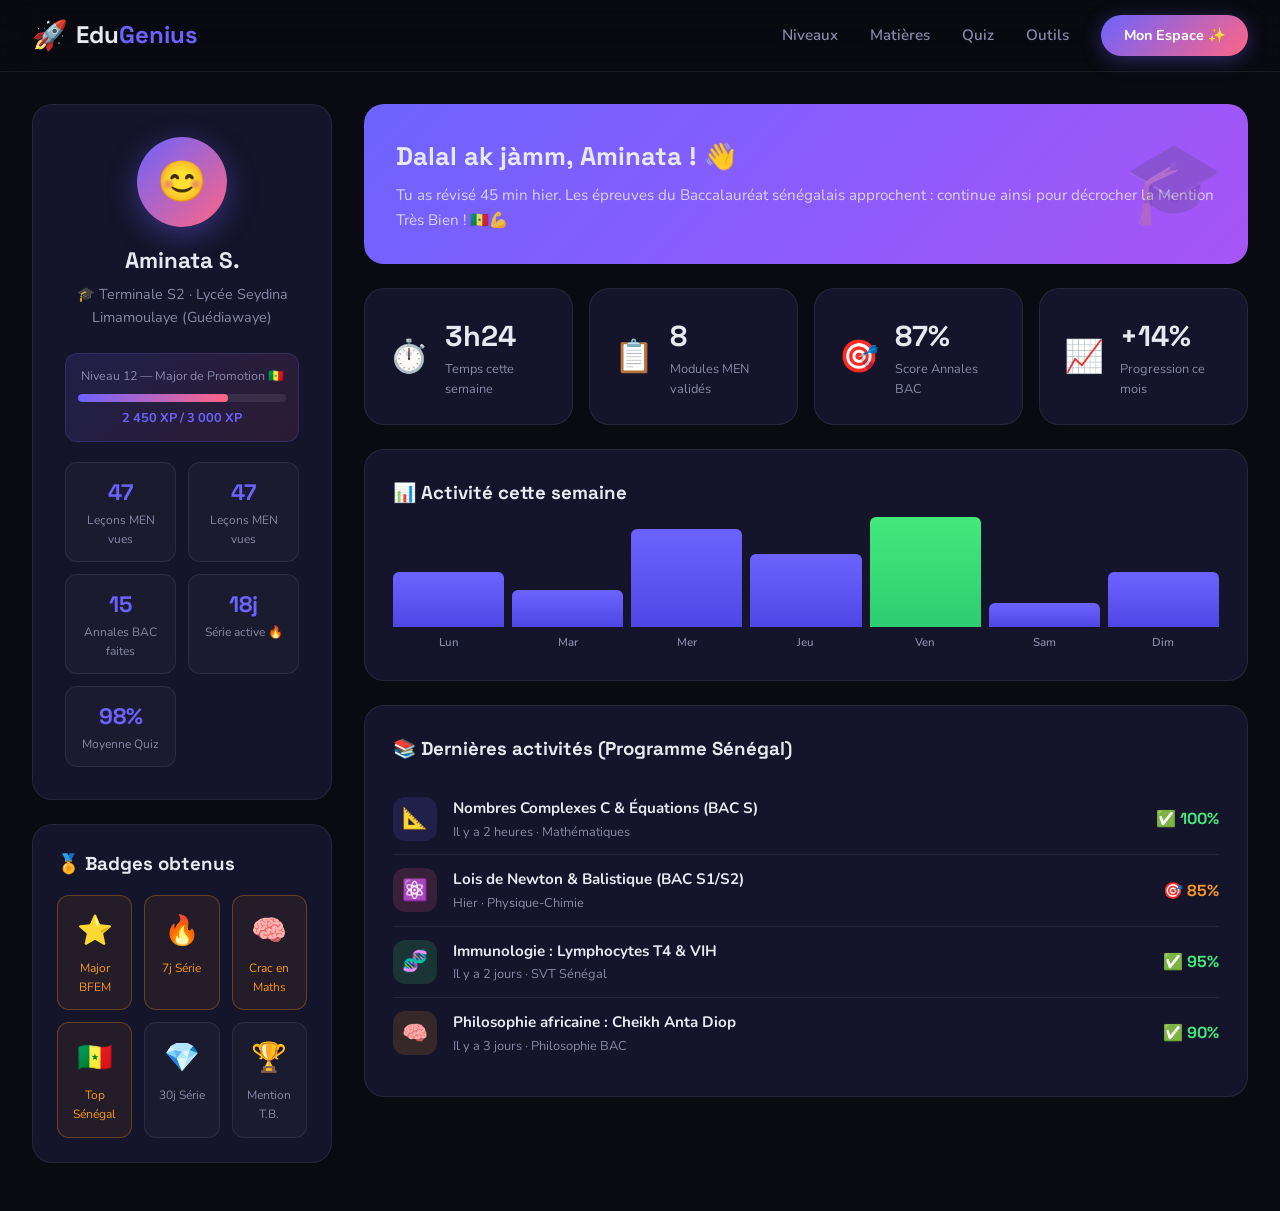
<file: dashboard.html>
<!DOCTYPE html>
<html lang="fr">
<head>
  <meta charset="UTF-8" />
  <meta name="viewport" content="width=device-width, initial-scale=1.0" />
  <title>Mon Espace — EduGenius</title>
  <link rel="icon" href="data:image/svg+xml,<svg xmlns='http://www.w3.org/2000/svg' viewBox='0 0 100 100'><text y='.9em' font-size='90'>✨</text></svg>" />
  <link rel="stylesheet" href="https://fonts.googleapis.com/css2?family=Nunito:wght@400;600;700;800;900&family=Space+Grotesk:wght@400;500;600;700&display=swap" />
  <link rel="stylesheet" href="styles.css" />
  <style>
    /* ── Dashboard Extra ── */
    .dash-layout {
      max-width: 1280px; margin: 0 auto;
      padding: calc(var(--nav-h) + 2rem) 2rem 3rem;
      display: grid;
      grid-template-columns: 300px 1fr;
      gap: 2rem;
    }

    /* Profile card */
    .profile-card {
      background: var(--surface);
      border: 1px solid var(--border);
      border-radius: var(--radius);
      padding: 2rem;
      text-align: center;
    }
    .avatar {
      width: 90px; height: 90px;
      background: linear-gradient(135deg, var(--primary), var(--secondary));
      border-radius: 50%;
      display: flex; align-items: center; justify-content: center;
      font-size: 2.5rem;
      margin: 0 auto 1rem;
      box-shadow: 0 8px 30px rgba(108,99,255,0.4);
    }
    .profile-name { font-family: var(--font2); font-size: 1.4rem; font-weight: 800; margin-bottom: 0.25rem; }
    .profile-class { color: var(--text-muted); font-size: 0.9rem; margin-bottom: 1.5rem; }
    .profile-level {
      background: linear-gradient(135deg, rgba(108,99,255,0.15), rgba(255,101,132,0.1));
      border: 1px solid rgba(108,99,255,0.2);
      border-radius: var(--radius-sm);
      padding: 0.75rem;
      margin-bottom: 1.25rem;
    }
    .level-label { font-size: 0.78rem; color: var(--text-muted); margin-bottom: 0.5rem; }
    .level-bar-wrap { height: 8px; background: rgba(255,255,255,0.08); border-radius: 4px; overflow: hidden; }
    .level-bar { height: 100%; background: linear-gradient(90deg, var(--primary), var(--secondary)); width: 72%; border-radius: 4px; }
    .level-xp { font-size: 0.8rem; color: var(--primary); font-weight: 700; margin-top: 0.4rem; }
    .profile-stats {
      display: grid; grid-template-columns: 1fr 1fr;
      gap: 0.75rem; text-align: center;
    }
    .pstat { background: rgba(255,255,255,0.03); border: 1px solid var(--border); border-radius: var(--radius-sm); padding: 0.75rem; }
    .pstat-num { font-family: var(--font2); font-size: 1.4rem; font-weight: 800; color: var(--primary); }
    .pstat-label { font-size: 0.75rem; color: var(--text-muted); }

    /* Badges */
    .badges-section {
      background: var(--surface);
      border: 1px solid var(--border);
      border-radius: var(--radius);
      padding: 1.5rem;
      margin-top: 1.5rem;
    }
    .badges-section h3 { font-family: var(--font2); font-weight: 700; margin-bottom: 1rem; }
    .badges-grid { display: grid; grid-template-columns: repeat(3, 1fr); gap: 0.75rem; }
    .badge-item {
      text-align: center; padding: 0.75rem 0.5rem;
      background: rgba(255,255,255,0.03);
      border: 1px solid var(--border);
      border-radius: var(--radius-sm);
      font-size: 0.75rem; color: var(--text-muted);
    }
    .badge-item .badge-icon { font-size: 1.8rem; display: block; margin-bottom: 0.3rem; }
    .badge-item.earned { border-color: rgba(247,151,30,0.3); background: rgba(247,151,30,0.07); color: var(--accent2); }

    /* Main dashboard */
    .dash-main { display: flex; flex-direction: column; gap: 1.5rem; }

    /* Welcome banner */
    .welcome-banner {
      background: linear-gradient(135deg, var(--primary), #a855f7);
      border-radius: var(--radius);
      padding: 2rem;
      position: relative;
      overflow: hidden;
    }
    .welcome-banner::after {
      content: '🎓';
      position: absolute;
      right: 1.5rem; top: 50%;
      transform: translateY(-50%);
      font-size: 5rem;
      opacity: 0.2;
    }
    .welcome-banner h2 { font-family: var(--font2); font-size: 1.6rem; font-weight: 800; margin-bottom: 0.4rem; }
    .welcome-banner p { opacity: 0.85; font-size: 0.95rem; }

    /* Stats row */
    .stats-row { display: grid; grid-template-columns: repeat(4, 1fr); gap: 1rem; }
    .scard {
      background: var(--surface);
      border: 1px solid var(--border);
      border-radius: var(--radius);
      padding: 1.5rem;
      display: flex; align-items: center; gap: 1rem;
    }
    .scard-icon { font-size: 2rem; }
    .scard-num { font-family: var(--font2); font-size: 1.8rem; font-weight: 800; }
    .scard-label { color: var(--text-muted); font-size: 0.8rem; }

    /* Activity chart */
    .chart-card {
      background: var(--surface);
      border: 1px solid var(--border);
      border-radius: var(--radius);
      padding: 1.75rem;
    }
    .chart-card h3 { font-family: var(--font2); font-weight: 700; margin-bottom: 1.5rem; }
    .chart-bars { display: flex; align-items: flex-end; gap: 0.5rem; height: 120px; }
    .chart-bar-wrap { flex: 1; display: flex; flex-direction: column; align-items: center; gap: 0.4rem; }
    .chart-bar {
      width: 100%; border-radius: 6px 6px 0 0;
      background: linear-gradient(180deg, var(--primary), var(--primary-dark));
      transition: height 1s ease;
      min-height: 4px;
    }
    .chart-bar.accent { background: linear-gradient(180deg, var(--accent), #2ecc71); }
    .chart-day { font-size: 0.72rem; color: var(--text-muted); font-weight: 600; }

    /* Recent lessons */
    .recent-card {
      background: var(--surface);
      border: 1px solid var(--border);
      border-radius: var(--radius);
      padding: 1.75rem;
    }
    .recent-card h3 { font-family: var(--font2); font-weight: 700; margin-bottom: 1.25rem; }
    .recent-item {
      display: flex; align-items: center; gap: 1rem;
      padding: 0.75rem 0;
      border-bottom: 1px solid var(--border);
    }
    .recent-item:last-child { border-bottom: none; }
    .recent-icon {
      width: 44px; height: 44px;
      border-radius: var(--radius-sm);
      display: flex; align-items: center; justify-content: center;
      font-size: 1.3rem;
      flex-shrink: 0;
    }
    .recent-info { flex: 1; }
    .recent-info h4 { font-weight: 700; font-size: 0.95rem; margin-bottom: 0.1rem; }
    .recent-info p { color: var(--text-muted); font-size: 0.8rem; }
    .recent-score { font-family: var(--font2); font-weight: 800; font-size: 1rem; }

    @media (max-width: 900px) {
      .dash-layout { grid-template-columns: 1fr; }
      .stats-row { grid-template-columns: repeat(2, 1fr); }
    }
    @media (max-width: 500px) {
      .stats-row { grid-template-columns: 1fr; }
    }
  </style>
</head>
<body>

<!-- Navbar -->
<nav class="navbar" id="navbar">
  <div class="nav-container">
    <a href="index.html" class="nav-logo">
      <span class="logo-icon">🚀</span>
      <span class="logo-text">Edu<span class="logo-accent">Genius</span></span>
    </a>
    <div class="nav-links">
      <a href="index.html#classes" class="nav-link">Niveaux</a>
      <a href="index.html#matieres" class="nav-link">Matières</a>
      <a href="index.html#quiz" class="nav-link">Quiz</a>
      <a href="index.html#outils" class="nav-link">Outils</a>
      <a href="dashboard.html" class="nav-btn">Mon Espace ✨</a>
    </div>
  </div>
</nav>

<div class="dash-layout">

  <!-- LEFT: Profile -->
  <aside>
    <div class="profile-card">
      <div class="avatar">😊</div>
      <div class="profile-name">Aminata S.</div>
      <div class="profile-class">🎓 Terminale S2 · Lycée Seydina Limamoulaye (Guédiawaye)</div>

      <div class="profile-level">
        <div class="level-label">Niveau 12 — Major de Promotion 🇸🇳</div>
        <div class="level-bar-wrap"><div class="level-bar"></div></div>
        <div class="level-xp">2 450 XP / 3 000 XP</div>
      </div>

      <div class="profile-stats">
        <div class="pstat"><div class="pstat-num">47</div><div class="pstat-label">Leçons MEN vues</div></div>
        <div class="pstat"><div class="pstat-num" id="statCompletedLessons">47</div><div class="pstat-label">Leçons MEN vues</div></div>
        <div class="pstat"><div class="pstat-num">15</div><div class="pstat-label">Annales BAC faites</div></div>
        <div class="pstat"><div class="pstat-num">18j</div><div class="pstat-label">Série active 🔥</div></div>
        <div class="pstat"><div class="pstat-num">98%</div><div class="pstat-label">Moyenne Quiz</div></div>
      </div>
    </div>

    <div class="badges-section">
      <h3>🏅 Badges obtenus</h3>
      <div class="badges-grid">
        <div class="badge-item earned"><span class="badge-icon">⭐</span>Major BFEM</div>
        <div class="badge-item earned"><span class="badge-icon">🔥</span>7j Série</div>
        <div class="badge-item earned"><span class="badge-icon">🧠</span>Crac en Maths</div>
        <div class="badge-item earned"><span class="badge-icon">🇸🇳</span>Top Sénégal</div>
        <div class="badge-item"><span class="badge-icon">💎</span>30j Série</div>
        <div class="badge-item"><span class="badge-icon">🏆</span>Mention T.B.</div>
      </div>
    </div>
  </aside>

  <!-- RIGHT: Dashboard -->
  <main class="dash-main">
    <div class="welcome-banner">
      <h2>Dalal ak jàmm, Aminata ! 👋</h2>
      <p>Tu as révisé 45 min hier. Les épreuves du Baccalauréat sénégalais approchent : continue ainsi pour décrocher la Mention Très Bien ! 🇸🇳💪</p>
    </div>

    <div class="stats-row">
      <div class="scard">
        <div class="scard-icon">⏱️</div>
        <div><div class="scard-num">3h24</div><div class="scard-label">Temps cette semaine</div></div>
      </div>
      <div class="scard">
        <div class="scard-icon">📋</div>
        <div><div class="scard-num">8</div><div class="scard-label">Modules MEN validés</div></div>
      </div>
      <div class="scard">
        <div class="scard-icon">🎯</div>
        <div><div class="scard-num">87%</div><div class="scard-label">Score Annales BAC</div></div>
      </div>
      <div class="scard">
        <div class="scard-icon">📈</div>
        <div><div class="scard-num">+14%</div><div class="scard-label">Progression ce mois</div></div>
      </div>
    </div>

    <div class="chart-card">
      <h3>📊 Activité cette semaine</h3>
      <div class="chart-bars" id="chartBars">
        <!-- generated by JS -->
      </div>
    </div>

    <div class="recent-card">
      <h3>📚 Dernières activités (Programme Sénégal)</h3>
      <div class="recent-item">
        <div class="recent-icon" style="background:rgba(108,99,255,0.15)">📐</div>
        <div class="recent-info"><h4>Nombres Complexes C & Équations (BAC S)</h4><p>Il y a 2 heures · Mathématiques</p></div>
        <div class="recent-score" style="color:var(--accent)">✅ 100%</div>
      </div>
      <div class="recent-item">
        <div class="recent-icon" style="background:rgba(255,101,132,0.15)">⚛️</div>
        <div class="recent-info"><h4>Lois de Newton & Balistique (BAC S1/S2)</h4><p>Hier · Physique-Chimie</p></div>
        <div class="recent-score" style="color:var(--accent2)">🎯 85%</div>
      </div>
      <div class="recent-item">
        <div class="recent-icon" style="background:rgba(67,233,123,0.15)">🧬</div>
        <div class="recent-info"><h4>Immunologie : Lymphocytes T4 & VIH</h4><p>Il y a 2 jours · SVT Sénégal</p></div>
        <div class="recent-score" style="color:var(--accent)">✅ 95%</div>
      </div>
      <div class="recent-item">
        <div class="recent-icon" style="background:rgba(247,151,30,0.15)">🧠</div>
        <div class="recent-info"><h4>Philosophie africaine : Cheikh Anta Diop</h4><p>Il y a 3 jours · Philosophie BAC</p></div>
        <div class="recent-score" style="color:var(--accent)">✅ 90%</div>
      </div>
    </div>
  </main>
</div>

<script>
  const navbar = document.getElementById('navbar');
  window.addEventListener('scroll', () => navbar.classList.toggle('scrolled', window.scrollY > 50));

  // Chart
  const days = ['Lun','Mar','Mer','Jeu','Ven','Sam','Dim'];
  const data  = [45, 30, 80, 60, 90, 20, 45];
  const chartContainer = document.getElementById('chartBars');
  const max = Math.max(...data);

  days.forEach((day, i) => {
    const wrap = document.createElement('div');
    wrap.className = 'chart-bar-wrap';
    const bar = document.createElement('div');
    bar.className = 'chart-bar' + (i === 4 ? ' accent' : '');
    bar.style.height = '0px';
    const label = document.createElement('div');
    label.className = 'chart-day';
    label.textContent = day;
    wrap.appendChild(bar);
    wrap.appendChild(label);
    chartContainer.appendChild(wrap);

    setTimeout(() => {
      bar.style.height = (data[i] / max * 110) + 'px';
    }, i * 80 + 400);
  });
</script>
</body>
</html>
</file>
<file: styles.css>
/* ═══════════════════════════════════════════════════════
   EduGenius — Styles CSS (Ultra Premium)
   ═══════════════════════════════════════════════════════ */

:root {
  --primary: #6c63ff;
  --primary-dark: #4f46e5;
  --secondary: #ff6584;
  --accent: #43e97b;
  --accent2: #f7971e;
  --bg: #0a0a12;
  --bg2: #0f0f1e;
  --surface: #14142a;
  --surface2: #1c1c38;
  --text: #e8e8f0;
  --text-muted: #8888aa;
  --border: rgba(255,255,255,0.08);
  --radius: 1.25rem;
  --radius-sm: 0.75rem;
  --shadow: 0 8px 32px rgba(108,99,255,0.15);
  --shadow-lg: 0 20px 60px rgba(0,0,0,0.5);
  --font: 'Nunito', sans-serif;
  --font2: 'Space Grotesk', sans-serif;
  --nav-h: 72px;
  --transition: 0.3s cubic-bezier(0.34, 1.56, 0.64, 1);
}

/* ── Reset ── */
*, *::before, *::after { box-sizing: border-box; margin: 0; padding: 0; }
html { scroll-behavior: smooth; }
body {
  font-family: var(--font);
  background: var(--bg);
  color: var(--text);
  overflow-x: hidden;
  line-height: 1.6;
}
a { text-decoration: none; color: inherit; }
img { max-width: 100%; }

/* ── Scrollbar ── */
::-webkit-scrollbar { width: 6px; }
::-webkit-scrollbar-track { background: var(--bg); }
::-webkit-scrollbar-thumb { background: var(--primary); border-radius: 3px; }

/* ── Cursor Glow ── */
.cursor-glow {
  position: fixed;
  width: 300px; height: 300px;
  background: radial-gradient(circle, rgba(108,99,255,0.12) 0%, transparent 70%);
  border-radius: 50%;
  pointer-events: none;
  transform: translate(-50%, -50%);
  z-index: 0;
  transition: transform 0.1s;
}

/* ── Particles ── */
.particles {
  position: fixed;
  inset: 0;
  pointer-events: none;
  z-index: 0;
  overflow: hidden;
}
.particle {
  position: absolute;
  border-radius: 50%;
  opacity: 0.4;
  animation: float linear infinite;
}
@keyframes float {
  0% { transform: translateY(100vh) rotate(0deg); opacity: 0; }
  10% { opacity: 0.4; }
  90% { opacity: 0.4; }
  100% { transform: translateY(-100px) rotate(720deg); opacity: 0; }
}

/* ══════════════════ NAVBAR ══════════════════ */
.navbar {
  position: fixed;
  top: 0; left: 0; right: 0;
  height: var(--nav-h);
  z-index: 1000;
  background: rgba(10,10,18,0.7);
  backdrop-filter: blur(20px);
  border-bottom: 1px solid var(--border);
  transition: background 0.3s;
}
.navbar.scrolled { background: rgba(10,10,18,0.95); }
.nav-container {
  max-width: 1280px;
  margin: 0 auto;
  padding: 0 2rem;
  height: 100%;
  display: flex;
  align-items: center;
  justify-content: space-between;
}
.nav-logo {
  display: flex;
  align-items: center;
  gap: 0.5rem;
  font-family: var(--font2);
  font-size: 1.5rem;
  font-weight: 700;
}
.logo-icon { font-size: 1.8rem; }
.logo-text { color: var(--text); }
.logo-accent { color: var(--primary); }
.nav-links {
  display: flex;
  align-items: center;
  gap: 2rem;
}
.nav-link {
  font-weight: 600;
  font-size: 0.95rem;
  color: var(--text-muted);
  transition: color 0.2s;
  position: relative;
}
.nav-link::after {
  content: '';
  position: absolute;
  bottom: -4px;
  left: 0; width: 0; height: 2px;
  background: var(--primary);
  border-radius: 1px;
  transition: width 0.3s;
}
.nav-link:hover { color: var(--text); }
.nav-link:hover::after { width: 100%; }
.nav-btn {
  background: linear-gradient(135deg, var(--primary), var(--secondary));
  color: #fff;
  padding: 0.55rem 1.4rem;
  border-radius: 2rem;
  font-weight: 700;
  font-size: 0.9rem;
  transition: transform 0.2s, box-shadow 0.2s;
  box-shadow: 0 4px 20px rgba(108,99,255,0.35);
}
.nav-btn:hover { transform: translateY(-2px); box-shadow: 0 8px 30px rgba(108,99,255,0.5); }
.hamburger {
  display: none;
  flex-direction: column;
  gap: 5px;
  background: none;
  border: none;
  cursor: pointer;
  padding: 0.5rem;
}
.hamburger span {
  display: block;
  width: 24px; height: 2px;
  background: var(--text);
  border-radius: 1px;
  transition: 0.3s;
}

/* ══════════════════ HERO ══════════════════ */
.hero {
  min-height: 100vh;
  padding-top: calc(var(--nav-h) + 4rem);
  padding-bottom: 5rem;
  padding-left: 2rem;
  padding-right: 2rem;
  display: flex;
  align-items: center;
  justify-content: center;
  position: relative;
  overflow: hidden;
  max-width: 1280px;
  margin: 0 auto;
  gap: 3rem;
}
.hero-bg-shapes { position: absolute; inset: 0; pointer-events: none; z-index: 0; }
.shape {
  position: absolute;
  border-radius: 50%;
  filter: blur(80px);
  opacity: 0.15;
}
.shape1 { width: 500px; height: 500px; background: var(--primary); top: -100px; left: -100px; animation: pulseShape 8s ease-in-out infinite; }
.shape2 { width: 400px; height: 400px; background: var(--secondary); bottom: -100px; right: 100px; animation: pulseShape 10s ease-in-out infinite reverse; }
.shape3 { width: 300px; height: 300px; background: var(--accent); top: 50%; left: 40%; animation: pulseShape 12s ease-in-out infinite; }
@keyframes pulseShape { 0%,100% { transform: scale(1); } 50% { transform: scale(1.2); } }

.hero-content { position: relative; z-index: 1; max-width: 620px; }
.hero-badge {
  display: inline-flex;
  align-items: center;
  gap: 0.5rem;
  background: rgba(108,99,255,0.12);
  border: 1px solid rgba(108,99,255,0.3);
  color: #a78bfa;
  padding: 0.5rem 1.2rem;
  border-radius: 2rem;
  font-size: 0.88rem;
  font-weight: 600;
  margin-bottom: 1.5rem;
  animation: fadeUp 0.6s ease forwards;
}
.badge-dot {
  width: 8px; height: 8px;
  background: #43e97b;
  border-radius: 50%;
  box-shadow: 0 0 8px #43e97b;
  animation: blink 1.5s infinite;
}
@keyframes blink { 0%,100% { opacity: 1; } 50% { opacity: 0.3; } }

.hero-title {
  font-family: var(--font2);
  font-size: clamp(2.5rem, 6vw, 4.5rem);
  font-weight: 800;
  line-height: 1.1;
  margin-bottom: 1.5rem;
  animation: fadeUp 0.6s 0.1s ease both;
}
.gradient-text {
  background: linear-gradient(135deg, var(--primary), #a78bfa);
  -webkit-background-clip: text;
  -webkit-text-fill-color: transparent;
  background-clip: text;
}
.gradient-text-2 {
  background: linear-gradient(135deg, var(--secondary), var(--accent2));
  -webkit-background-clip: text;
  -webkit-text-fill-color: transparent;
  background-clip: text;
}

.hero-desc {
  font-size: 1.15rem;
  color: var(--text-muted);
  margin-bottom: 2.5rem;
  max-width: 520px;
  animation: fadeUp 0.6s 0.2s ease both;
}
.hero-actions {
  display: flex;
  gap: 1rem;
  flex-wrap: wrap;
  margin-bottom: 3rem;
  animation: fadeUp 0.6s 0.3s ease both;
}

/* Buttons */
.btn {
  display: inline-flex;
  align-items: center;
  gap: 0.5rem;
  padding: 0.9rem 2rem;
  border-radius: 3rem;
  font-weight: 700;
  font-size: 1rem;
  cursor: pointer;
  border: none;
  transition: var(--transition);
  font-family: var(--font);
}
.btn-primary {
  background: linear-gradient(135deg, var(--primary), var(--primary-dark));
  color: #fff;
  box-shadow: 0 6px 30px rgba(108,99,255,0.4);
}
.btn-primary:hover { transform: translateY(-3px) scale(1.02); box-shadow: 0 12px 40px rgba(108,99,255,0.55); }
.btn-ghost {
  background: rgba(255,255,255,0.06);
  color: var(--text);
  border: 1px solid var(--border);
}
.btn-ghost:hover { background: rgba(255,255,255,0.1); transform: translateY(-2px); }

.hero-stats {
  display: flex;
  align-items: center;
  gap: 2rem;
  animation: fadeUp 0.6s 0.4s ease both;
}
.stat { display: flex; flex-direction: column; }
.stat-num { font-family: var(--font2); font-size: 2rem; font-weight: 800; color: var(--primary); }
.stat-label { font-size: 0.8rem; color: var(--text-muted); }
.stat-divider { width: 1px; height: 40px; background: var(--border); }

/* Hero Visual */
.hero-visual {
  position: relative;
  width: 420px;
  height: 420px;
  flex-shrink: 0;
  z-index: 1;
  animation: fadeUp 0.6s 0.2s ease both;
}
.hero-planet {
  position: absolute;
  top: 50%; left: 50%;
  transform: translate(-50%, -50%);
  width: 180px; height: 180px;
}
.planet-core {
  width: 180px; height: 180px;
  border-radius: 50%;
  background: radial-gradient(circle at 35% 35%, #8b7bff, #4f46e5);
  display: flex;
  align-items: center;
  justify-content: center;
  font-size: 5rem;
  box-shadow: 0 0 60px rgba(108,99,255,0.5), inset 0 0 40px rgba(255,255,255,0.1);
  animation: rotatePlanet 20s linear infinite;
}
.planet-ring {
  position: absolute;
  top: 50%; left: 50%;
  transform: translate(-50%, -50%) rotateX(70deg);
  width: 240px; height: 240px;
  border-radius: 50%;
  border: 12px solid rgba(108,99,255,0.25);
  box-shadow: 0 0 30px rgba(108,99,255,0.2);
  animation: rotatePlanet 20s linear infinite;
}
@keyframes rotatePlanet { 0% { transform: translate(-50%,-50%) rotateX(70deg) rotate(0); } 100% { transform: translate(-50%,-50%) rotateX(70deg) rotate(360deg); } }

.floating-card {
  position: absolute;
  background: rgba(20,20,42,0.85);
  border: 1px solid rgba(108,99,255,0.2);
  backdrop-filter: blur(12px);
  padding: 0.6rem 1.1rem;
  border-radius: var(--radius-sm);
  font-weight: 700;
  font-size: 0.85rem;
  white-space: nowrap;
  box-shadow: var(--shadow);
  animation: floatCard 6s ease-in-out infinite;
}
.card-1 { top: 5%; left: 0; animation-delay: 0s; }
.card-2 { top: 20%; right: 0; animation-delay: 1s; }
.card-3 { bottom: 30%; left: -10%; animation-delay: 2s; }
.card-4 { bottom: 10%; right: 5%; animation-delay: 3s; }
.card-5 { top: 50%; left: 5%; animation-delay: 1.5s; }
@keyframes floatCard { 0%,100% { transform: translateY(0); } 50% { transform: translateY(-12px); } }

/* ══════════════════ SECTIONS ══════════════════ */
.section { padding: 6rem 2rem; position: relative; }
.section-dark { background: var(--bg2); }
.container { max-width: 1280px; margin: 0 auto; }
.section-header { text-align: center; margin-bottom: 3.5rem; }
.section-tag {
  display: inline-block;
  background: rgba(108,99,255,0.1);
  border: 1px solid rgba(108,99,255,0.25);
  color: #a78bfa;
  padding: 0.35rem 1rem;
  border-radius: 2rem;
  font-size: 0.85rem;
  font-weight: 700;
  margin-bottom: 1rem;
}
.section-title { font-family: var(--font2); font-size: clamp(1.8rem,4vw,2.8rem); font-weight: 800; margin-bottom: 0.75rem; }
.section-desc { color: var(--text-muted); font-size: 1.05rem; max-width: 600px; margin: 0 auto; }

/* ══════════════════ CLASSES ══════════════════ */
.school-tabs {
  display: flex;
  justify-content: center;
  gap: 1rem;
  margin-bottom: 2.5rem;
}
.school-tab {
  padding: 0.7rem 2rem;
  border-radius: 2rem;
  border: 2px solid var(--border);
  background: transparent;
  color: var(--text-muted);
  font-family: var(--font);
  font-weight: 700;
  font-size: 1rem;
  cursor: pointer;
  transition: all 0.3s;
}
.school-tab.active {
  background: linear-gradient(135deg, var(--primary), var(--primary-dark));
  border-color: var(--primary);
  color: #fff;
  box-shadow: 0 4px 20px rgba(108,99,255,0.4);
}
.school-tab:hover:not(.active) { border-color: var(--primary); color: var(--text); }

.classes-grid {
  display: grid;
  grid-template-columns: repeat(auto-fill, minmax(240px, 1fr));
  gap: 1.5rem;
}
.class-card {
  background: var(--surface);
  border: 1px solid var(--border);
  border-radius: var(--radius);
  padding: 2rem 1.5rem;
  cursor: pointer;
  position: relative;
  overflow: hidden;
  transition: all 0.3s;
}
.class-card::before {
  content: '';
  position: absolute;
  top: 0; left: 0; right: 0;
  height: 3px;
  background: linear-gradient(90deg, var(--primary), var(--secondary));
  opacity: 0;
  transition: opacity 0.3s;
}
.class-card:hover { transform: translateY(-6px); border-color: rgba(108,99,255,0.35); box-shadow: var(--shadow); }
.class-card:hover::before { opacity: 1; }
.class-card.hidden { display: none; }
.class-badge {
  display: inline-block;
  background: rgba(108,99,255,0.15);
  color: var(--primary);
  padding: 0.3rem 0.8rem;
  border-radius: 2rem;
  font-size: 0.8rem;
  font-weight: 800;
  margin-bottom: 1rem;
}
.lycee-badge { background: rgba(255,101,132,0.15); color: var(--secondary); }
.lycee-badge.terminal { background: rgba(247,151,30,0.15); color: var(--accent2); }
.class-emoji { font-size: 2.5rem; margin-bottom: 0.75rem; }
.class-card h3 { font-family: var(--font2); font-size: 1.3rem; font-weight: 700; margin-bottom: 0.5rem; }
.class-card p { color: var(--text-muted); font-size: 0.9rem; margin-bottom: 1rem; }
.class-subjects { display: flex; flex-wrap: wrap; gap: 0.4rem; }
.class-subjects span {
  background: rgba(255,255,255,0.05);
  padding: 0.2rem 0.6rem;
  border-radius: 2rem;
  font-size: 0.75rem;
  color: var(--text-muted);
}
.class-arrow {
  position: absolute;
  bottom: 1.2rem; right: 1.5rem;
  font-size: 1.2rem;
  color: var(--primary);
  opacity: 0;
  transition: all 0.3s;
  transform: translateX(-5px);
}
.class-card:hover .class-arrow { opacity: 1; transform: translateX(0); }

/* ══════════════════ MATIERES ══════════════════ */
.matieres-grid {
  display: grid;
  grid-template-columns: repeat(auto-fill, minmax(260px, 1fr));
  gap: 1.5rem;
}
.matiere-card {
  background: var(--surface);
  border: 1px solid var(--border);
  border-radius: var(--radius);
  padding: 2rem;
  cursor: pointer;
  position: relative;
  overflow: hidden;
  transition: all 0.3s;
}
.matiere-card::after {
  content: '';
  position: absolute;
  inset: 0;
  background: radial-gradient(circle at 20% 50%, color-mix(in srgb, var(--accent) 12%, transparent), transparent 70%);
  opacity: 0;
  transition: opacity 0.4s;
}
.matiere-card:hover { transform: translateY(-5px); border-color: color-mix(in srgb, var(--accent) 40%, transparent); box-shadow: 0 12px 40px color-mix(in srgb, var(--accent) 15%, transparent); }
.matiere-card:hover::after { opacity: 1; }
.matiere-icon { font-size: 2.5rem; margin-bottom: 1rem; position: relative; z-index: 1; }
.matiere-card h3 { font-family: var(--font2); font-size: 1.2rem; font-weight: 700; margin-bottom: 0.5rem; position: relative; z-index: 1; }
.matiere-card p { color: var(--text-muted); font-size: 0.88rem; position: relative; z-index: 1; }
.matiere-tag {
  display: inline-block;
  margin-top: 1rem;
  background: color-mix(in srgb, var(--accent) 15%, transparent);
  color: var(--accent);
  padding: 0.25rem 0.75rem;
  border-radius: 2rem;
  font-size: 0.78rem;
  font-weight: 700;
  position: relative;
  z-index: 1;
}

/* ══════════════════ QUIZ ══════════════════ */
.quiz-wrapper {
  display: grid;
  grid-template-columns: 1fr 300px;
  gap: 2rem;
  align-items: start;
}
.quiz-box {
  background: var(--surface);
  border: 1px solid var(--border);
  border-radius: var(--radius);
  overflow: hidden;
}
.quiz-header {
  background: linear-gradient(135deg, var(--primary), var(--primary-dark));
  padding: 1.25rem 1.5rem;
  display: flex;
  align-items: center;
  justify-content: space-between;
  gap: 1rem;
}
.quiz-progress-wrap {
  flex: 1;
  height: 6px;
  background: rgba(255,255,255,0.2);
  border-radius: 3px;
  overflow: hidden;
}
.quiz-progress-bar {
  height: 100%;
  background: #fff;
  border-radius: 3px;
  transition: width 0.5s ease;
  width: 0%;
}
.quiz-counter { font-weight: 700; font-size: 0.85rem; white-space: nowrap; }
.quiz-timer {
  background: rgba(255,255,255,0.15);
  padding: 0.3rem 0.8rem;
  border-radius: 2rem;
  font-weight: 800;
  font-size: 0.85rem;
  white-space: nowrap;
}
.quiz-timer.urgent { background: rgba(255,80,80,0.4); animation: pulse 0.5s infinite; }
@keyframes pulse { 0%,100% { opacity: 1; } 50% { opacity: 0.6; } }

.quiz-score-display {
  text-align: right;
  padding: 0.5rem 1.5rem;
  font-weight: 700;
  font-size: 0.85rem;
  color: var(--accent);
  background: rgba(67,233,123,0.05);
  border-bottom: 1px solid var(--border);
}
.quiz-body { padding: 2rem; }
.quiz-subject-tag {
  display: inline-block;
  background: rgba(108,99,255,0.1);
  color: var(--primary);
  padding: 0.3rem 0.9rem;
  border-radius: 2rem;
  font-size: 0.82rem;
  font-weight: 700;
  margin-bottom: 1rem;
}
.quiz-question {
  font-family: var(--font2);
  font-size: 1.3rem;
  font-weight: 700;
  margin-bottom: 1.5rem;
  line-height: 1.4;
}
.quiz-options { display: flex; flex-direction: column; gap: 0.75rem; }
.quiz-option {
  padding: 1rem 1.25rem;
  background: rgba(255,255,255,0.03);
  border: 2px solid var(--border);
  border-radius: var(--radius-sm);
  cursor: pointer;
  font-family: var(--font);
  font-size: 1rem;
  font-weight: 600;
  color: var(--text);
  text-align: left;
  transition: all 0.2s;
  position: relative;
  overflow: hidden;
}
.quiz-option::before {
  content: '';
  position: absolute;
  left: 0; top: 0; bottom: 0;
  width: 4px;
  background: var(--primary);
  opacity: 0;
  transition: opacity 0.2s;
}
.quiz-option:hover:not(:disabled) { border-color: rgba(108,99,255,0.4); background: rgba(108,99,255,0.07); transform: translateX(4px); }
.quiz-option:hover:not(:disabled)::before { opacity: 1; }
.quiz-option.correct { border-color: #43e97b; background: rgba(67,233,123,0.1); color: #43e97b; }
.quiz-option.correct::before { background: #43e97b; opacity: 1; }
.quiz-option.wrong { border-color: #ff6584; background: rgba(255,101,132,0.1); color: #ff6584; }
.quiz-option.wrong::before { background: #ff6584; opacity: 1; }
.quiz-result {
  padding: 3rem;
  text-align: center;
}
.quiz-result.hidden { display: none; }
.result-emoji { font-size: 5rem; margin-bottom: 1rem; animation: bounce 0.6s ease; }
@keyframes bounce { 0%,100% { transform: scale(1); } 50% { transform: scale(1.2); } }
.quiz-result h3 { font-family: var(--font2); font-size: 2rem; font-weight: 800; margin-bottom: 0.5rem; }
.quiz-result p { color: var(--text-muted); margin-bottom: 2rem; font-size: 1.1rem; }

.quiz-leaderboard {
  background: var(--surface);
  border: 1px solid var(--border);
  border-radius: var(--radius);
  padding: 1.5rem;
}
.quiz-leaderboard h3 { font-family: var(--font2); font-size: 1.1rem; font-weight: 700; margin-bottom: 1.25rem; }
.leaderboard-list { display: flex; flex-direction: column; gap: 0.75rem; }
.leader-item {
  display: flex;
  align-items: center;
  gap: 0.75rem;
  padding: 0.75rem;
  border-radius: var(--radius-sm);
  background: rgba(255,255,255,0.03);
  font-size: 0.9rem;
}
.leader-item.gold { background: rgba(255,200,0,0.08); border: 1px solid rgba(255,200,0,0.2); }
.leader-item.silver { background: rgba(180,180,200,0.08); border: 1px solid rgba(180,180,200,0.2); }
.leader-item.bronze { background: rgba(205,127,50,0.08); border: 1px solid rgba(205,127,50,0.2); }
.leader-rank { font-size: 1.1rem; }
.leader-name { flex: 1; font-weight: 600; }
.leader-score { font-weight: 800; color: var(--accent); }

/* ══════════════════ TOOLS ══════════════════ */
.tools-grid {
  display: grid;
  grid-template-columns: repeat(auto-fill, minmax(300px, 1fr));
  gap: 2rem;
}
.tool-card {
  background: var(--surface);
  border: 1px solid var(--border);
  border-radius: var(--radius);
  padding: 1.75rem;
}
.tool-header {
  display: flex;
  align-items: center;
  gap: 0.75rem;
  margin-bottom: 1.5rem;
}
.tool-icon { font-size: 2rem; }
.tool-header h3 { font-family: var(--font2); font-size: 1.1rem; font-weight: 700; }

/* Calc */
.calc-display {
  background: rgba(0,0,0,0.4);
  border: 1px solid var(--border);
  border-radius: var(--radius-sm);
  padding: 1rem 1.25rem;
  font-family: var(--font2);
  font-size: 1.8rem;
  font-weight: 700;
  text-align: right;
  color: #fff;
  margin-bottom: 1rem;
  min-height: 60px;
  word-break: break-all;
}
.calc-grid {
  display: grid;
  grid-template-columns: repeat(4, 1fr);
  gap: 0.5rem;
}
.calc-btn {
  padding: 0.9rem;
  border-radius: var(--radius-sm);
  border: none;
  font-family: var(--font2);
  font-size: 1.05rem;
  font-weight: 700;
  cursor: pointer;
  background: rgba(255,255,255,0.06);
  color: var(--text);
  transition: all 0.15s;
}
.calc-btn:hover { background: rgba(255,255,255,0.12); transform: scale(1.04); }
.calc-btn.op { background: rgba(108,99,255,0.2); color: var(--primary); }
.calc-btn.op:hover { background: rgba(108,99,255,0.35); }
.calc-btn.fn { background: rgba(255,101,132,0.15); color: var(--secondary); }
.calc-btn.fn:hover { background: rgba(255,101,132,0.3); }
.calc-btn.eq { background: linear-gradient(135deg, var(--primary), var(--primary-dark)); color: #fff; box-shadow: 0 4px 16px rgba(108,99,255,0.35); }
.calc-btn.eq:hover { box-shadow: 0 6px 24px rgba(108,99,255,0.55); transform: scale(1.06); }

/* Converter */
.converter-body { display: flex; flex-direction: column; gap: 0.75rem; }
.conv-select {
  width: 100%;
  padding: 0.7rem 1rem;
  background: rgba(255,255,255,0.05);
  border: 1px solid var(--border);
  border-radius: var(--radius-sm);
  color: var(--text);
  font-family: var(--font);
  font-size: 0.95rem;
  cursor: pointer;
}
.conv-row { display: flex; gap: 0.5rem; }
.conv-input {
  flex: 1;
  padding: 0.7rem 1rem;
  background: rgba(255,255,255,0.05);
  border: 1px solid var(--border);
  border-radius: var(--radius-sm);
  color: var(--text);
  font-family: var(--font2);
  font-size: 1.1rem;
  font-weight: 700;
}
.conv-input:focus { outline: none; border-color: var(--primary); }
.conv-unit {
  padding: 0.7rem 0.5rem;
  background: rgba(108,99,255,0.12);
  border: 1px solid rgba(108,99,255,0.2);
  border-radius: var(--radius-sm);
  color: var(--primary);
  font-family: var(--font);
  font-weight: 700;
  font-size: 0.9rem;
  cursor: pointer;
  min-width: 80px;
}
.conv-equals {
  text-align: center;
  font-size: 1.5rem;
  color: var(--primary);
  font-weight: 800;
}

/* Formules */
.formules-tabs {
  display: flex;
  gap: 0.5rem;
  margin-bottom: 1.25rem;
}
.form-tab {
  padding: 0.4rem 1rem;
  border-radius: 2rem;
  border: 1px solid var(--border);
  background: transparent;
  color: var(--text-muted);
  font-family: var(--font);
  font-size: 0.85rem;
  font-weight: 700;
  cursor: pointer;
  transition: all 0.2s;
}
.form-tab.active { background: var(--primary); border-color: var(--primary); color: #fff; }
.formules-list { display: flex; flex-direction: column; gap: 0.6rem; max-height: 260px; overflow-y: auto; }
.formule-item {
  padding: 0.75rem 1rem;
  background: rgba(255,255,255,0.03);
  border: 1px solid var(--border);
  border-left: 3px solid var(--primary);
  border-radius: var(--radius-sm);
  font-size: 0.88rem;
}
.formule-name { font-weight: 700; margin-bottom: 0.2rem; }
.formule-eq { font-family: var(--font2); color: var(--primary); font-size: 0.95rem; }

/* Python Terminal Interactive */
.python-terminal-card {
  grid-column: 1 / -1;
  background: #0d1117;
  border: 1px solid rgba(108,99,255,0.3);
  box-shadow: 0 10px 40px rgba(0,0,0,0.6);
}
.python-header {
  display: flex;
  align-items: center;
  justify-content: space-between;
  border-bottom: 1px solid rgba(255,255,255,0.08);
  padding-bottom: 1rem;
  margin-bottom: 1rem;
}
.python-title-wrap {
  display: flex;
  align-items: center;
  gap: 0.75rem;
}
.python-tag {
  background: rgba(67,233,123,0.15);
  color: #43e97b;
  border: 1px solid rgba(67,233,123,0.3);
  padding: 0.2rem 0.6rem;
  border-radius: 1rem;
  font-size: 0.75rem;
  font-weight: 800;
}
.python-presets {
  display: flex;
  gap: 0.5rem;
  flex-wrap: wrap;
}
.preset-btn {
  background: rgba(255,255,255,0.05);
  border: 1px solid var(--border);
  color: var(--text-muted);
  border-radius: 1.5rem;
  padding: 0.35rem 0.85rem;
  font-size: 0.8rem;
  font-weight: 700;
  cursor: pointer;
  transition: all 0.2s;
}
.preset-btn:hover {
  background: rgba(108,99,255,0.2);
  color: #fff;
  border-color: var(--primary);
}
.python-grid {
  display: grid;
  grid-template-columns: 1fr 1fr;
  gap: 1.5rem;
}
.python-editor-wrap {
  display: flex;
  flex-direction: column;
  gap: 0.75rem;
}
.python-code-editor {
  width: 100%;
  height: 230px;
  background: #161b22;
  border: 1px solid rgba(255,255,255,0.1);
  border-radius: var(--radius-sm);
  color: #58a6ff;
  font-family: 'Consolas', 'Fira Code', monospace;
  font-size: 0.95rem;
  line-height: 1.5;
  padding: 1rem;
  resize: vertical;
  box-sizing: border-box;
}
.python-code-editor:focus {
  outline: none;
  border-color: var(--primary);
}
.python-terminal-output {
  height: 230px;
  background: #090d13;
  border: 1px solid rgba(255,255,255,0.1);
  border-radius: var(--radius-sm);
  padding: 1rem;
  font-family: 'Consolas', 'Fira Code', monospace;
  font-size: 0.9rem;
  color: #7ee787;
  overflow-y: auto;
  white-space: pre-wrap;
  line-height: 1.5;
}
.python-terminal-output.has-error {
  color: #ff7b72;
}

@media (max-width: 850px) {
  .python-grid {
    grid-template-columns: 1fr;
  }
}

/* ══════════════════ FEATURES ══════════════════ */
.features-grid {
  display: grid;
  grid-template-columns: repeat(auto-fill, minmax(200px, 1fr));
  gap: 1.5rem;
}
.feature-item {
  text-align: center;
  padding: 2rem 1.5rem;
  background: var(--surface);
  border: 1px solid var(--border);
  border-radius: var(--radius);
  transition: all 0.3s;
}
.feature-item:hover { transform: translateY(-5px); border-color: rgba(108,99,255,0.3); box-shadow: var(--shadow); }
.feature-icon { font-size: 2.5rem; margin-bottom: 1rem; }
.feature-item h3 { font-family: var(--font2); font-size: 1.05rem; font-weight: 700; margin-bottom: 0.5rem; }
.feature-item p { color: var(--text-muted); font-size: 0.88rem; }

/* ══════════════════ FOOTER ══════════════════ */
.footer {
  background: var(--bg2);
  border-top: 1px solid var(--border);
  padding: 4rem 2rem 2rem;
}
.footer-grid {
  max-width: 1280px;
  margin: 0 auto;
  display: grid;
  grid-template-columns: 2fr 1fr 1fr 1fr;
  gap: 3rem;
  margin-bottom: 3rem;
}
.footer-brand p { color: var(--text-muted); font-size: 0.9rem; margin: 0.75rem 0 1.25rem; }
.footer-socials { display: flex; gap: 0.75rem; }
.social-btn {
  width: 38px; height: 38px;
  display: flex;
  align-items: center;
  justify-content: center;
  background: rgba(255,255,255,0.05);
  border-radius: 50%;
  font-size: 1.1rem;
  transition: all 0.2s;
}
.social-btn:hover { background: rgba(108,99,255,0.2); transform: translateY(-2px); }
.footer-col h4 { font-family: var(--font2); font-weight: 700; margin-bottom: 1rem; color: var(--text); }
.footer-col a { display: block; color: var(--text-muted); font-size: 0.9rem; margin-bottom: 0.5rem; transition: color 0.2s; }
.footer-col a:hover { color: var(--primary); }
.footer-bottom {
  max-width: 1280px;
  margin: 0 auto;
  padding-top: 2rem;
  border-top: 1px solid var(--border);
  text-align: center;
  color: var(--text-muted);
  font-size: 0.88rem;
}

/* ══════════════════ MODAL ══════════════════ */
.modal-overlay {
  position: fixed;
  inset: 0;
  background: rgba(0,0,0,0.7);
  backdrop-filter: blur(8px);
  z-index: 2000;
  display: flex;
  align-items: center;
  justify-content: center;
  opacity: 0;
  pointer-events: none;
  transition: opacity 0.3s;
}
.modal-overlay.open { opacity: 1; pointer-events: all; }
.modal {
  background: var(--surface2);
  border: 1px solid rgba(108,99,255,0.25);
  border-radius: var(--radius);
  padding: 2.5rem;
  max-width: 480px;
  width: 90%;
  position: relative;
  transform: scale(0.9) translateY(20px);
  transition: transform 0.3s;
}
.modal-overlay.open .modal { transform: scale(1) translateY(0); }
.modal-close {
  position: absolute;
  top: 1rem; right: 1rem;
  width: 32px; height: 32px;
  border-radius: 50%;
  border: 1px solid var(--border);
  background: rgba(255,255,255,0.05);
  color: var(--text-muted);
  cursor: pointer;
  font-size: 0.9rem;
  display: flex;
  align-items: center;
  justify-content: center;
  transition: all 0.2s;
}
.modal-close:hover { background: rgba(255,101,132,0.2); color: var(--secondary); }
.modal-icon { font-size: 3.5rem; margin-bottom: 1rem; text-align: center; }
.modal h2 { font-family: var(--font2); font-size: 1.8rem; font-weight: 800; text-align: center; margin-bottom: 0.5rem; }
.modal p { color: var(--text-muted); text-align: center; margin-bottom: 1.5rem; }
.modal-subjects { display: flex; flex-wrap: wrap; gap: 0.5rem; justify-content: center; }
.modal-subject-tag {
  background: rgba(108,99,255,0.12);
  border: 1px solid rgba(108,99,255,0.2);
  color: var(--primary);
  padding: 0.35rem 0.9rem;
  border-radius: 2rem;
  font-size: 0.85rem;
  font-weight: 700;
}

/* ══════════════════ ANIMATIONS ══════════════════ */
@keyframes fadeUp {
  from { opacity: 0; transform: translateY(24px); }
  to { opacity: 1; transform: translateY(0); }
}
.reveal {
  opacity: 0;
  transform: translateY(30px);
  transition: opacity 0.6s ease, transform 0.6s ease;
}
.reveal.visible { opacity: 1; transform: translateY(0); }

/* ══════════════════ RESPONSIVE ══════════════════ */
@media (max-width: 900px) {
  .hero { flex-direction: column; text-align: center; padding-top: calc(var(--nav-h) + 2rem); }
  .hero-content { max-width: 100%; }
  .hero-actions { justify-content: center; }
  .hero-stats { justify-content: center; }
  .hero-visual { width: 280px; height: 280px; }
  .quiz-wrapper { grid-template-columns: 1fr; }
  .footer-grid { grid-template-columns: 1fr 1fr; }
}
@media (max-width: 600px) {
  .nav-links { display: none; }
  .nav-links.open { display: flex; flex-direction: column; position: fixed; inset: var(--nav-h) 0 0 0; background: rgba(10,10,18,0.97); padding: 2rem; gap: 1.5rem; align-items: center; justify-content: center; }
  .hamburger { display: flex; }
  .footer-grid { grid-template-columns: 1fr; }
  .tools-grid { grid-template-columns: 1fr; }
  .hero-visual { display: none; }
}
</file>
